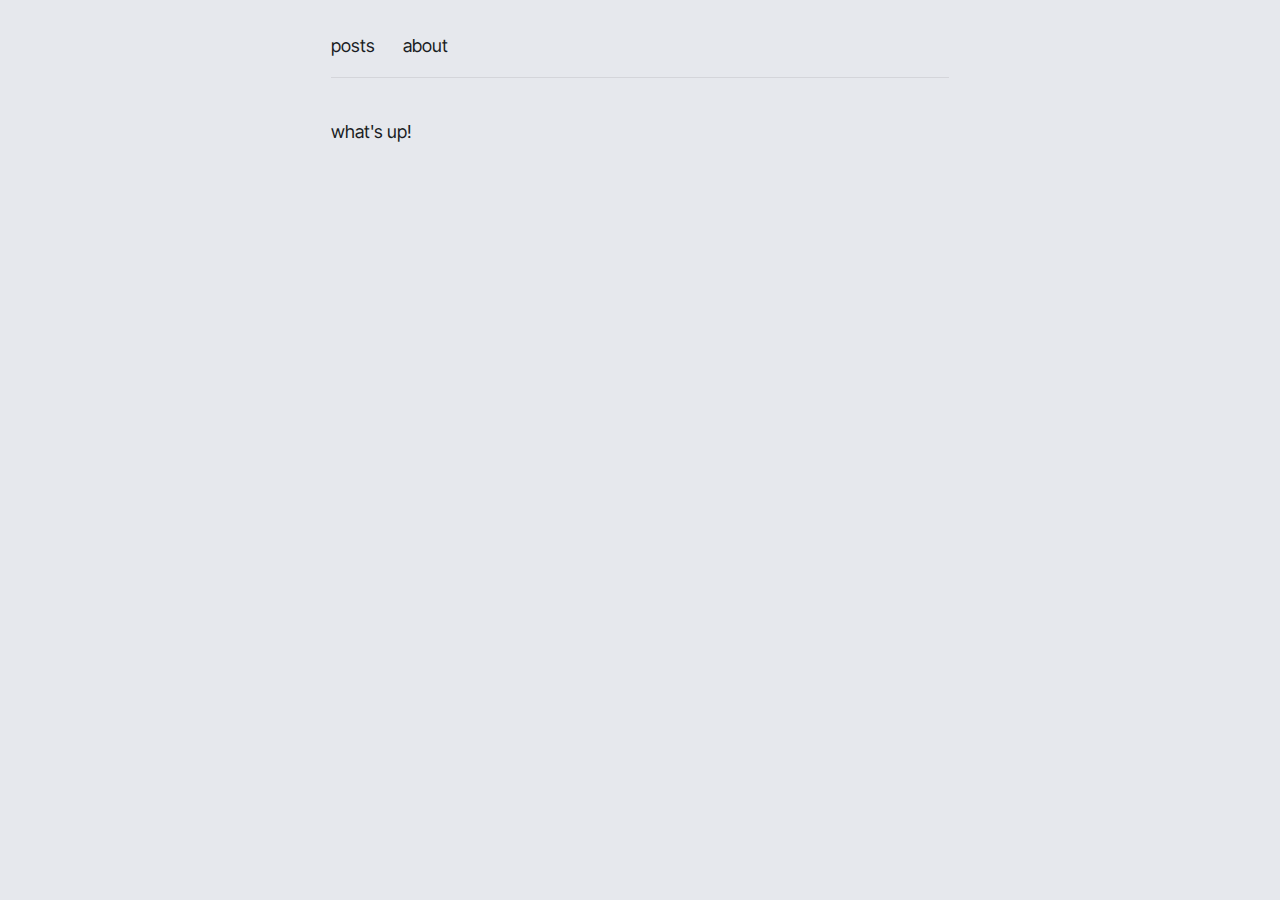
<file: site/about.html>
<!DOCTYPE html>
<html lang="en">
<head>
  <meta charset="utf-8">
  <meta name="viewport" content="width=device-width, initial-scale=1">
  <meta name="description" content="About this site and its author.">
  <title>About</title>
  <link rel="preconnect" href="https://fonts.googleapis.com">
  <link rel="preconnect" href="https://fonts.gstatic.com" crossorigin>
  <link rel="stylesheet" href="https://fonts.googleapis.com/css2?family=Inter:wght@400;500&family=Inter+Tight:wght@300;400&display=swap">
  <link rel="stylesheet" href="style.css">
</head>
<body>
  <nav>
    <a href="./">posts</a>
    <a href="about.html">about</a>
  </nav>

  <p>what's up!</p>
</body>
</html>
</file>
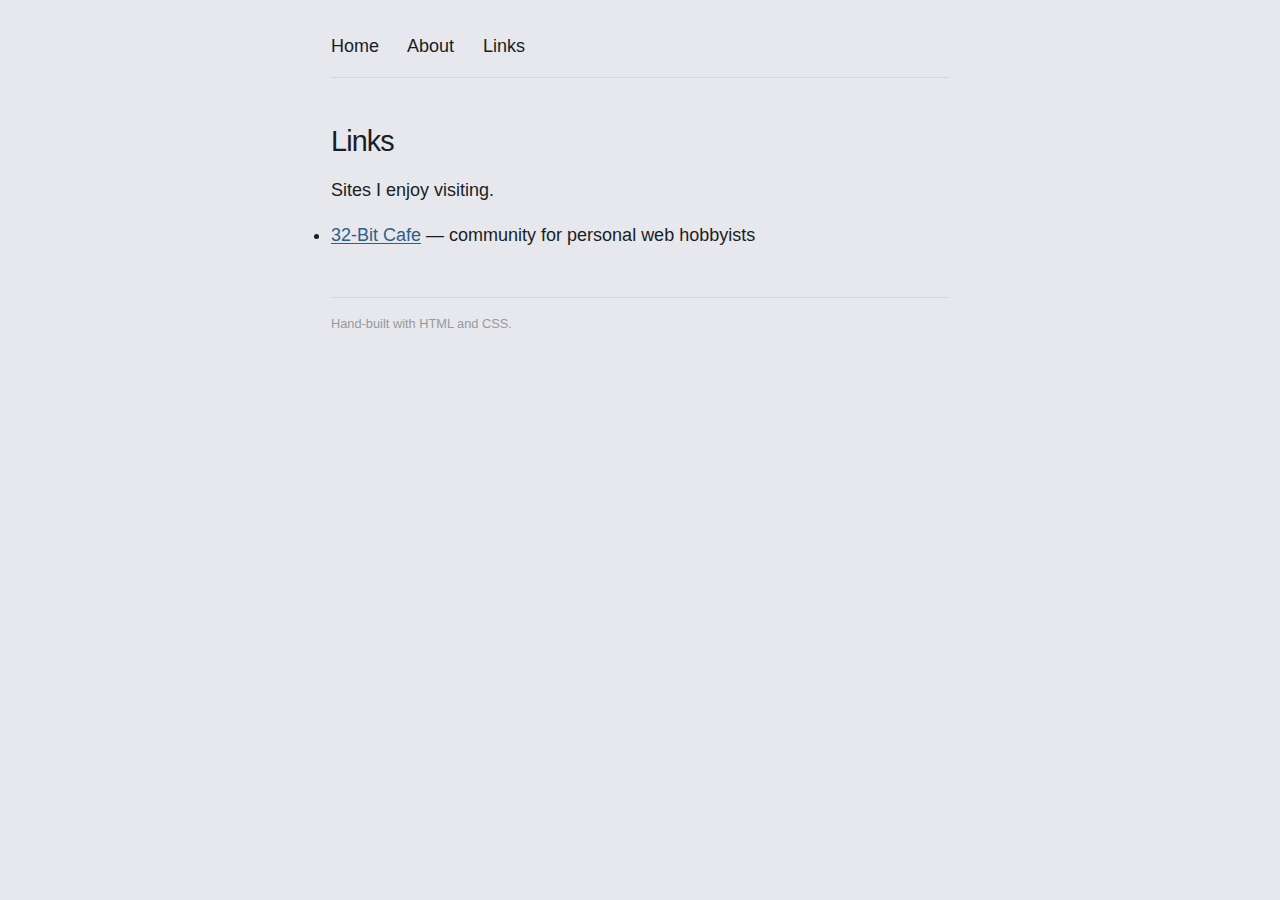
<file: site/links.html>
<!DOCTYPE html>
<html lang="en">
<head>
  <meta charset="utf-8">
  <meta name="viewport" content="width=device-width, initial-scale=1">
  <meta name="description" content="Sites I like.">
  <title>Links</title>
  <link rel="stylesheet" href="style.css">
</head>
<body>
  <nav>
    <a href="/">Home</a>
    <a href="/about.html">About</a>
    <a href="/links.html">Links</a>
  </nav>

  <h1>Links</h1>
  <p>Sites I enjoy visiting.</p>

  <ul>
    <li><a href="https://32bit.cafe">32-Bit Cafe</a> — community for personal web hobbyists</li>
  </ul>

  <footer>
    <p>Hand-built with HTML and CSS.</p>
  </footer>
</body>
</html>
</file>
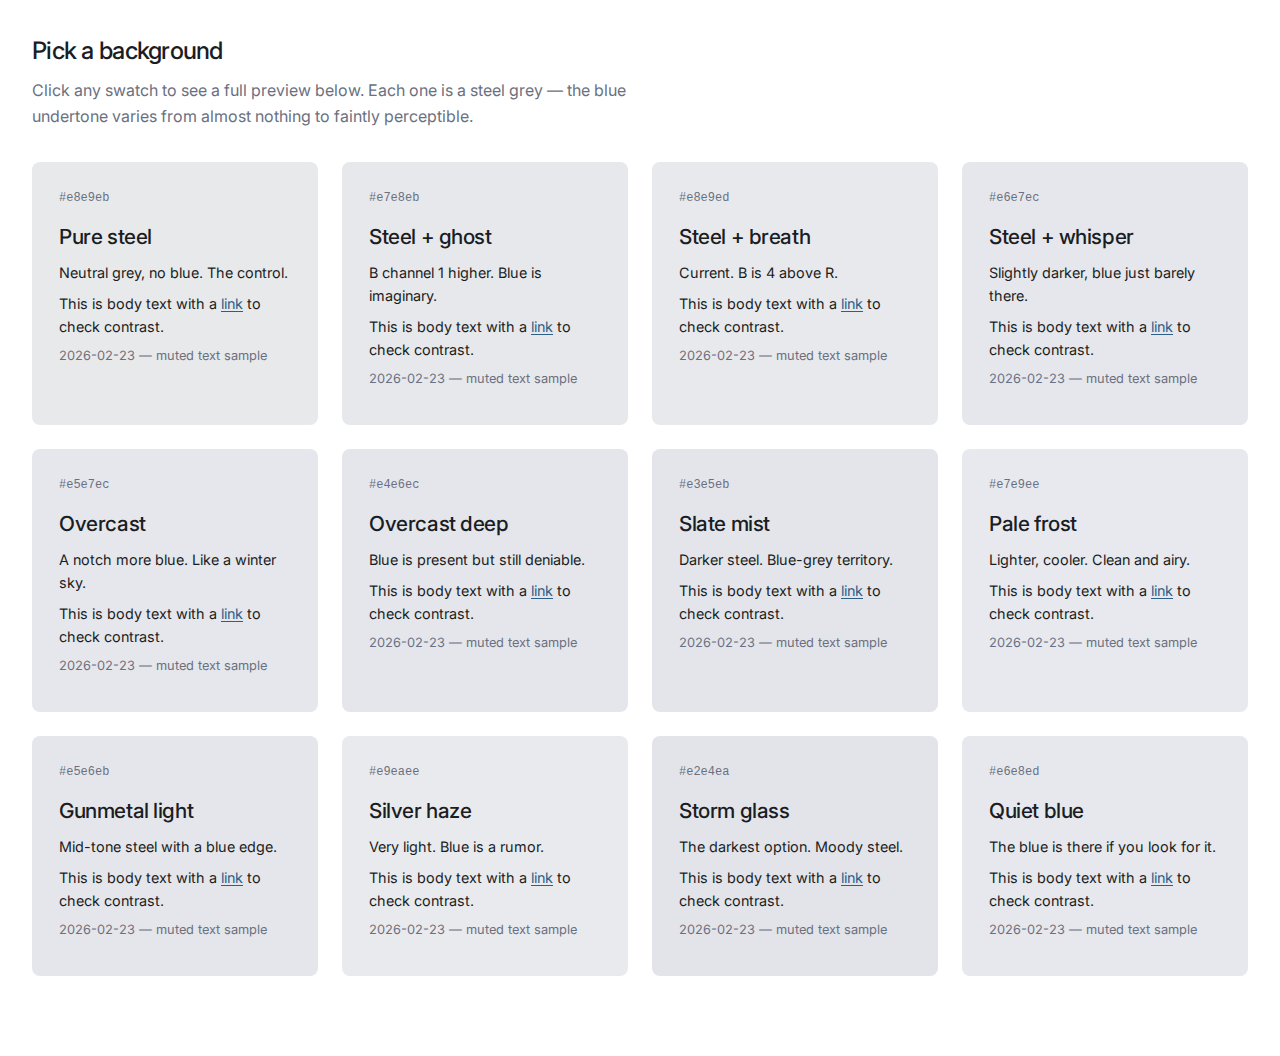
<file: site/palette.html>
<!DOCTYPE html>
<html lang="en">
<head>
  <meta charset="utf-8">
  <meta name="viewport" content="width=device-width, initial-scale=1">
  <title>Pick a background</title>
  <link rel="preconnect" href="https://fonts.googleapis.com">
  <link rel="preconnect" href="https://fonts.gstatic.com" crossorigin>
  <link rel="stylesheet" href="https://fonts.googleapis.com/css2?family=Inter:wght@400;500&family=Inter+Display:wght@500&display=swap">
  <style>
    * { box-sizing: border-box; margin: 0; padding: 0; }

    body {
      font-family: "Inter", sans-serif;
      font-size: 16px;
      line-height: 1.6;
      color: #1a1d23;
      background: #fff;
      padding: 2rem;
    }

    h1 {
      font-family: "Inter Display", "Inter", sans-serif;
      font-weight: 500;
      letter-spacing: -0.03em;
      font-size: 1.5rem;
      margin-bottom: 0.5rem;
    }

    .intro {
      color: #6b7080;
      margin-bottom: 2rem;
      max-width: 600px;
    }

    .grid {
      display: grid;
      grid-template-columns: repeat(auto-fill, minmax(280px, 1fr));
      gap: 1.5rem;
      margin-bottom: 3rem;
    }

    .swatch {
      border-radius: 8px;
      padding: 1.5rem;
      cursor: pointer;
      border: 3px solid transparent;
      transition: border-color 0.15s;
    }

    .swatch:hover {
      border-color: #2c5f8a;
    }

    .swatch.selected {
      border-color: #1a3d5c;
    }

    .swatch-label {
      font-size: 0.75rem;
      font-family: monospace;
      color: #6b7080;
      margin-bottom: 0.75rem;
    }

    .swatch h2 {
      font-family: "Inter Display", "Inter", sans-serif;
      font-weight: 500;
      font-size: 1.3rem;
      letter-spacing: -0.02em;
      margin-bottom: 0.5rem;
    }

    .swatch p {
      font-size: 0.9rem;
      margin-bottom: 0.5rem;
    }

    .swatch a {
      color: #2c5f8a;
      text-decoration: underline;
      text-underline-offset: 2px;
    }

    .swatch .muted {
      color: #6b7080;
      font-size: 0.8rem;
    }

    #preview-section {
      display: none;
      max-width: 650px;
      margin: 0 auto;
      padding: 2rem 1rem;
      border-radius: 8px;
    }

    #preview-section nav {
      margin-bottom: 2rem;
      padding-bottom: 0.75rem;
      border-bottom: 1px solid #d4d5da;
    }

    #preview-section nav a {
      text-decoration: none;
      color: #1a1d23;
      margin-right: 1.5rem;
      font-size: 0.95rem;
    }

    #preview-section h2 {
      font-family: "Inter Display", "Inter", sans-serif;
      font-weight: 500;
      font-size: 1.8rem;
      letter-spacing: -0.03em;
      margin-bottom: 0.75rem;
    }

    #preview-section p {
      margin-bottom: 1rem;
      font-size: 1rem;
    }

    #preview-section a {
      color: #2c5f8a;
      text-decoration: underline;
      text-underline-offset: 2px;
    }

    #preview-section .date {
      color: #6b7080;
      font-size: 0.85rem;
    }

    #selected-hex {
      font-family: monospace;
      font-size: 1.1rem;
      margin-top: 1.5rem;
      text-align: center;
      color: #6b7080;
    }
  </style>
</head>
<body>

  <h1>Pick a background</h1>
  <p class="intro">Click any swatch to see a full preview below. Each one is a steel grey — the blue undertone varies from almost nothing to faintly perceptible.</p>

  <div class="grid" id="grid"></div>

  <div id="selected-hex"></div>

  <div id="preview-section">
    <nav>
      <a href="#">Home</a>
      <a href="#">Garden</a>
      <a href="#">About</a>
      <a href="#">Links</a>
    </nav>

    <h2>Welcome</h2>
    <p>This is my digital garden. A place for technical notes, personal writing, and things I find interesting. It grows slowly.</p>

    <h3 style="font-family: 'Inter Display', 'Inter', sans-serif; font-weight: 500; font-size: 1.4rem; letter-spacing: -0.02em; margin-top: 2rem; margin-bottom: 0.5rem;">Garden</h3>

    <p><a href="#">Hello world</a> <span class="date">2026-02-22</span></p>
    <p><a href="#">On choosing colors</a> <span class="date">2026-02-23</span></p>
    <p><a href="#">Notes on the indie web</a> <span class="date">2026-02-24</span></p>

    <p style="margin-top: 2rem;">Here is some body text to get a feel for longer reading. The background should disappear — you shouldn't notice it. It should feel like looking at an overcast sky through a window while you read. The text is what matters. The background just sets the temperature of the room.</p>

    <p style="color: #6b7080; font-size: 0.8rem; margin-top: 3rem; padding-top: 1rem; border-top: 1px solid #d4d5da;">Hand-built with HTML and CSS.</p>
  </div>

  <script>
    const palettes = [
      { hex: "#e8e9eb", label: "Pure steel", desc: "Neutral grey, no blue. The control." },
      { hex: "#e7e8eb", label: "Steel + ghost", desc: "B channel 1 higher. Blue is imaginary." },
      { hex: "#e8e9ed", label: "Steel + breath", desc: "Current. B is 4 above R." },
      { hex: "#e6e7ec", label: "Steel + whisper", desc: "Slightly darker, blue just barely there." },
      { hex: "#e5e7ec", label: "Overcast", desc: "A notch more blue. Like a winter sky." },
      { hex: "#e4e6ec", label: "Overcast deep", desc: "Blue is present but still deniable." },
      { hex: "#e3e5eb", label: "Slate mist", desc: "Darker steel. Blue-grey territory." },
      { hex: "#e7e9ee", label: "Pale frost", desc: "Lighter, cooler. Clean and airy." },
      { hex: "#e5e6eb", label: "Gunmetal light", desc: "Mid-tone steel with a blue edge." },
      { hex: "#e9eaee", label: "Silver haze", desc: "Very light. Blue is a rumor." },
      { hex: "#e2e4ea", label: "Storm glass", desc: "The darkest option. Moody steel." },
      { hex: "#e6e8ed", label: "Quiet blue", desc: "The blue is there if you look for it." },
    ];

    const grid = document.getElementById("grid");
    const preview = document.getElementById("preview-section");
    const hexDisplay = document.getElementById("selected-hex");

    palettes.forEach((p, i) => {
      const div = document.createElement("div");
      div.className = "swatch";
      div.style.background = p.hex;
      div.innerHTML = `
        <div class="swatch-label">${p.hex}</div>
        <h2>${p.label}</h2>
        <p>${p.desc}</p>
        <p>This is body text with a <a href="#">link</a> to check contrast.</p>
        <p class="muted">2026-02-23 — muted text sample</p>
      `;
      div.addEventListener("click", () => {
        document.querySelectorAll(".swatch").forEach(s => s.classList.remove("selected"));
        div.classList.add("selected");
        preview.style.display = "block";
        preview.style.background = p.hex;
        hexDisplay.textContent = `Selected: ${p.hex} — ${p.label}`;
        preview.scrollIntoView({ behavior: "smooth", block: "start" });
      });
      grid.appendChild(div);
    });
  </script>

</body>
</html>
</script>
</body>
</html>
</file>
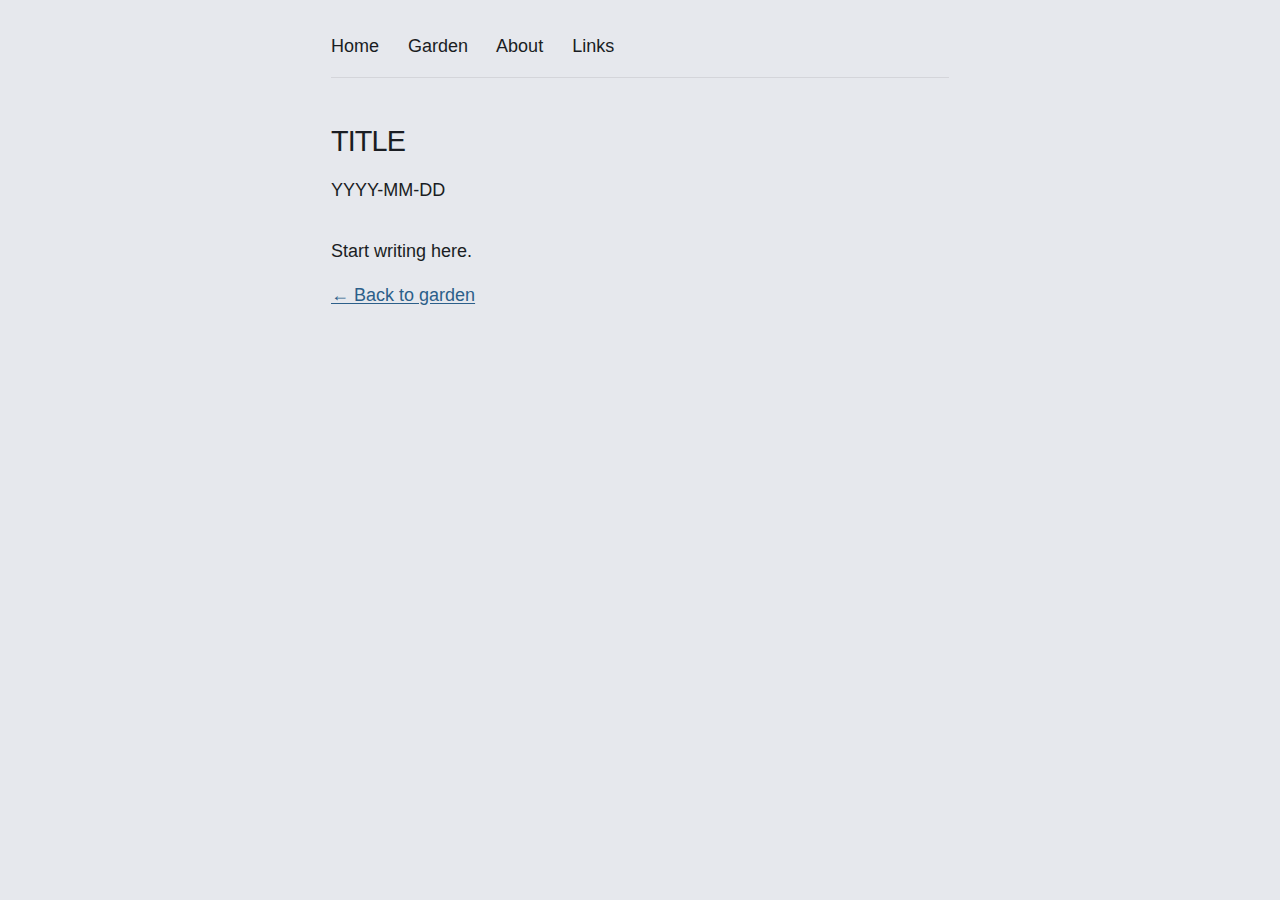
<file: site/garden/_template.html>
<!DOCTYPE html>
<html lang="en">
<head>
  <meta charset="utf-8">
  <meta name="viewport" content="width=device-width, initial-scale=1">
  <meta name="description" content="DESCRIPTION">
  <title>TITLE</title>
  <link rel="stylesheet" href="../style.css">
</head>
<body>
  <nav>
    <a href="/">Home</a>
    <a href="/#garden">Garden</a>
    <a href="/about.html">About</a>
    <a href="/links.html">Links</a>
  </nav>

  <article>
    <header>
      <h1>TITLE</h1>
      <span class="date">YYYY-MM-DD</span>
    </header>

    <p>Start writing here.</p>
  </article>

  <div class="back-link">
    <a href="/">← Back to garden</a>
  </div>
</body>
</html>
</file>
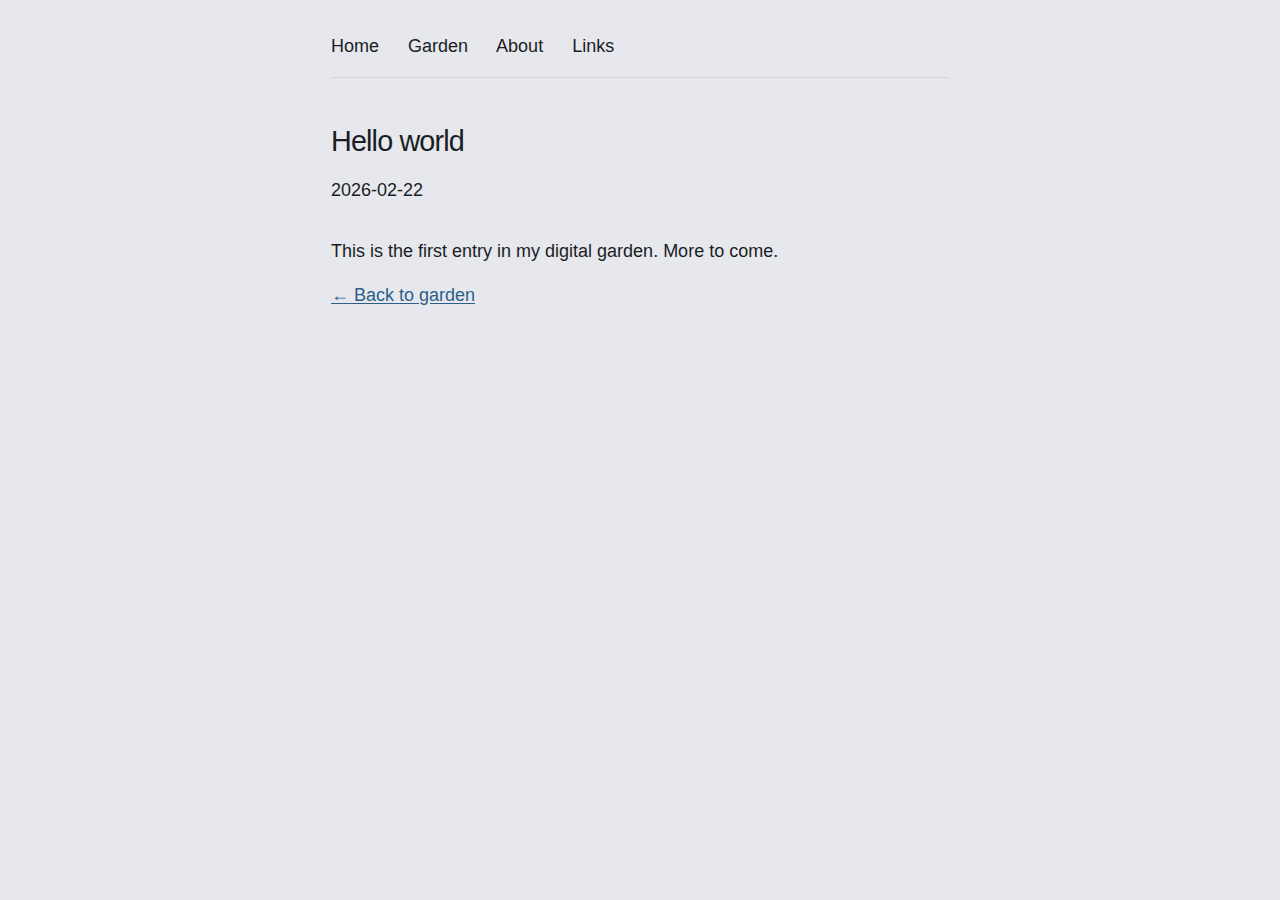
<file: site/garden/hello-world.c4052ff.html>
<!DOCTYPE html>
<html lang="en">
<head>
  <meta charset="utf-8">
  <meta name="viewport" content="width=device-width, initial-scale=1">
  <meta name="description" content="First post in the garden.">
  <title>Hello world</title>
  <link rel="stylesheet" href="../style.css">
</head>
<body>
  <nav>
    <a href="/">Home</a>
    <a href="/#garden">Garden</a>
    <a href="/about.html">About</a>
    <a href="/links.html">Links</a>
  </nav>

  <article>
    <header>
      <h1>Hello world</h1>
      <span class="date">2026-02-22</span>
    </header>

    <p>This is the first entry in my digital garden. More to come.</p>
  </article>

  <div class="back-link">
    <a href="/">← Back to garden</a>
  </div>
</body>
</html>
</file>
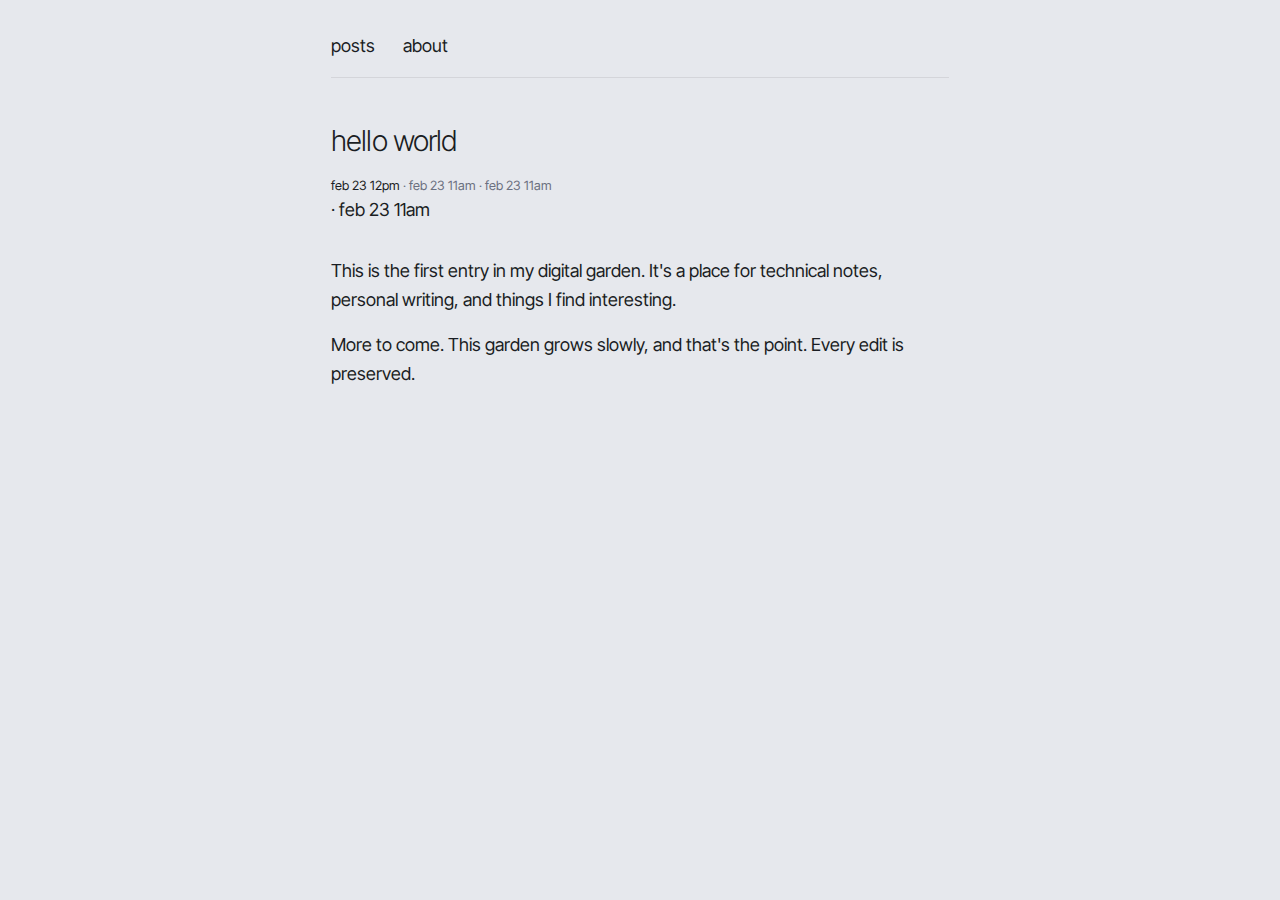
<file: site/garden/hello-world.html>
<!DOCTYPE html>
<html lang="en">
<head>
  <meta charset="utf-8">
  <meta name="viewport" content="width=device-width, initial-scale=1">
  <meta name="description" content="First post in the garden.">
  <title>hello world</title>
  <link rel="preconnect" href="https://fonts.googleapis.com">
  <link rel="preconnect" href="https://fonts.gstatic.com" crossorigin>
  <link rel="stylesheet" href="https://fonts.googleapis.com/css2?family=Inter:wght@400;500&family=Inter+Tight:wght@300;400&display=swap">
  <link rel="stylesheet" href="../style.css">
</head>
<body>
  <nav>
    <a href="/">posts</a>
    <a href="/about.html">about</a>
  </nav>

  <article>
    <header>
      <h1>hello world</h1>
      <span class="versions"><span class="version active" data-v="current">feb 23 12pm</span> &middot; <span class="version" data-v="7c05445">feb 23 11am</span> &middot; <span class="version" data-v="8eb84e9">feb 23 11am</span></span> &middot; <span class="version" data-v="8eb84e9">feb 23 11am</span></span>
    </header>

    <div class="version-body active" data-v="current">
    <p>This is the first entry in my digital garden. It's a place for technical notes, personal writing, and things I find interesting.</p>
    <p>More to come. This garden grows slowly, and that's the point. Every edit is preserved.</p>
    </div>

    <div class="version-body" data-v="7c05445" hidden>
    <p>This is the first entry in my digital garden. It's a place for technical notes, personal writing, and things I find interesting.</p>
    <p>More to come. This garden grows slowly, and that's the point.</p>
    </div>

    <div class="version-body" data-v="8eb84e9" hidden>
    <p>This is the first entry in my digital garden. It's a place for technical notes, personal writing, and things I find interesting.</p>
    <p>More to come.</p>
    </div>
  </article>
</body>
</html>
</file>
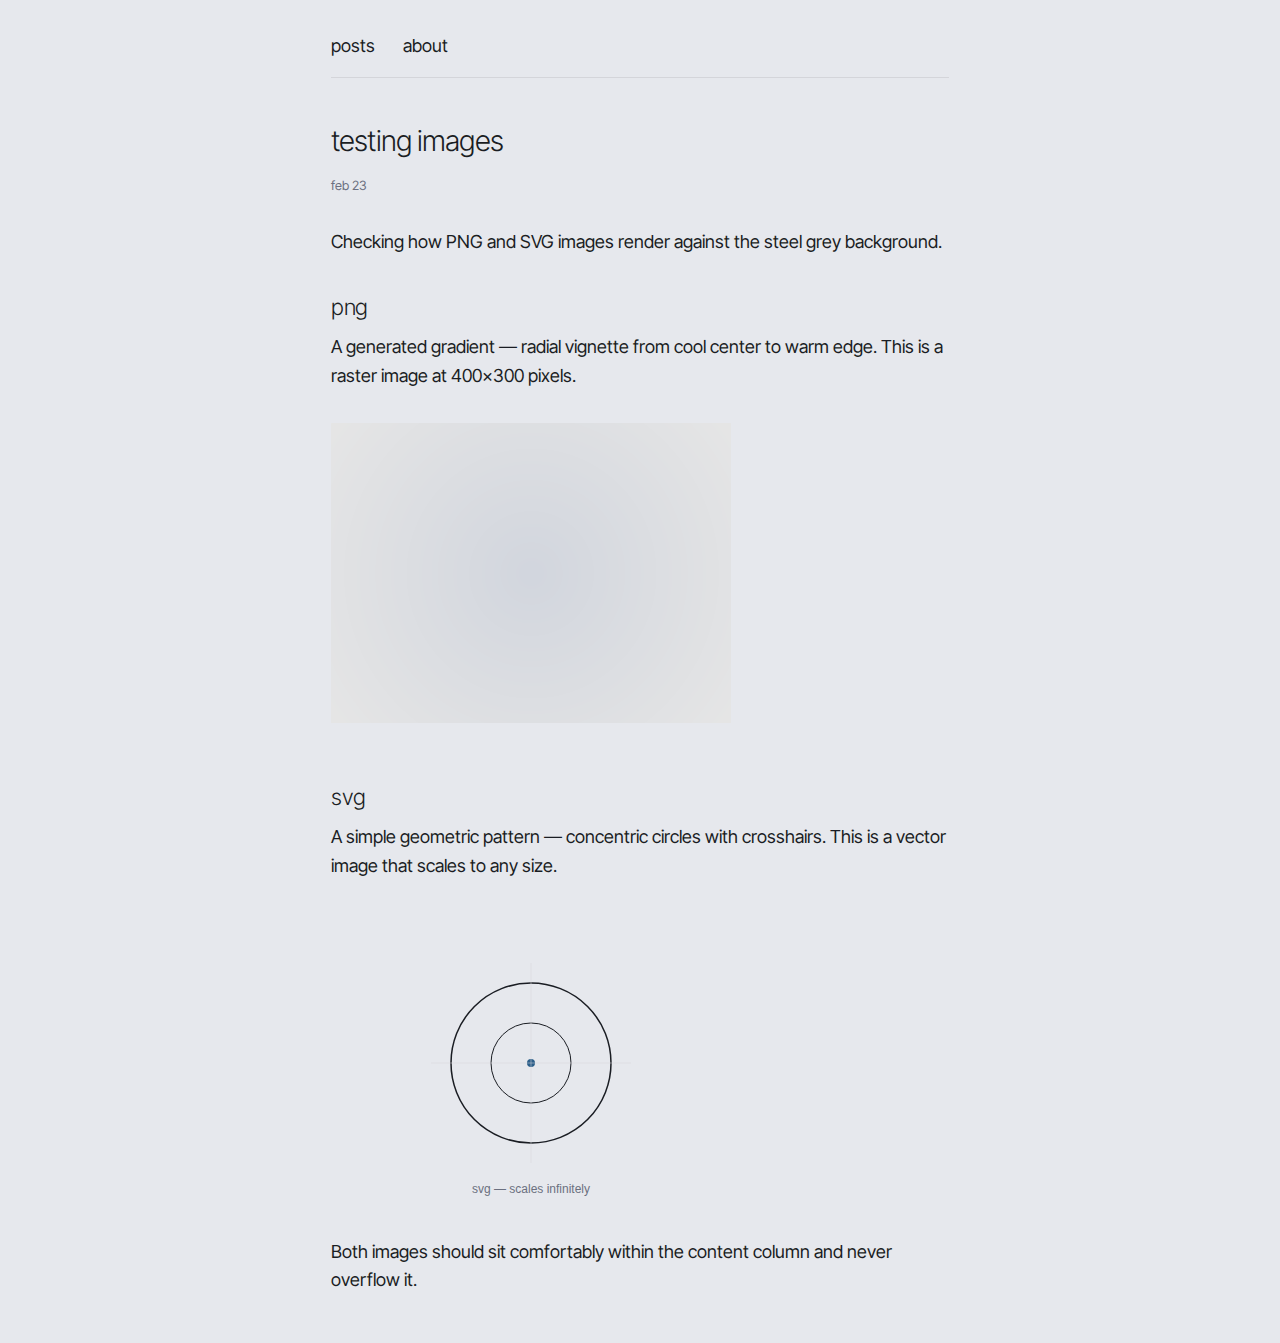
<file: site/garden/testing-images.html>
<!DOCTYPE html>
<html lang="en">
<head>
  <meta charset="utf-8">
  <meta name="viewport" content="width=device-width, initial-scale=1">
  <meta name="description" content="Testing how images render on the site.">
  <title>testing images</title>
  <link rel="preconnect" href="https://fonts.googleapis.com">
  <link rel="preconnect" href="https://fonts.gstatic.com" crossorigin>
  <link rel="stylesheet" href="https://fonts.googleapis.com/css2?family=Inter:wght@400;500&family=Inter+Tight:wght@300;400&display=swap">
  <link rel="stylesheet" href="../style.css">
</head>
<body>
  <nav>
    <a href="../">posts</a>
    <a href="../about.html">about</a>
  </nav>

  <article>
    <header>
      <h1>testing images</h1>
      <span class="versions">feb 23</span>
    </header>

    <p>Checking how PNG and SVG images render against the steel grey background.</p>

    <h2>png</h2>
    <p>A generated gradient — radial vignette from cool center to warm edge. This is a raster image at 400x300 pixels.</p>
    <img src="../assets/gradient.png" alt="Radial gradient in steel grey tones">

    <h2>svg</h2>
    <p>A simple geometric pattern — concentric circles with crosshairs. This is a vector image that scales to any size.</p>
    <img src="../assets/test-pattern.svg" alt="Concentric circles with crosshairs">

    <p>Both images should sit comfortably within the content column and never overflow it.</p>
  </article>
</body>
</html>
</file>
<file: site/style.css>
/* CSS Reset */
*, *::before, *::after {
  box-sizing: border-box;
  margin: 0;
  padding: 0;
}

/* Base Styles */
body {
  font-size: 18px;
  font-family: "Inter Tight", "Inter", -apple-system, BlinkMacSystemFont, "Segoe UI", Helvetica, Arial, sans-serif;
  line-height: 1.6;
  color: #1a1d23;
  background: #e6e8ed;
  max-width: 650px;
  margin: 0 auto;
  padding: 2rem 1rem;
}

/* Typography */
h1, h2, h3 {
  font-family: "Inter Tight", "Inter", -apple-system, BlinkMacSystemFont, "Segoe UI", Helvetica, Arial, sans-serif;
}

h1 {
  font-size: 1.8rem;
  font-weight: 300;
  letter-spacing: -0.03em;
  margin-bottom: 0.75rem;
}

h2 {
  font-size: 1.4rem;
  font-weight: 300;
  letter-spacing: -0.02em;
  margin-top: 2rem;
  margin-bottom: 0.5rem;
}

h3 {
  font-size: 1.15rem;
  font-weight: 400;
  letter-spacing: -0.01em;
  margin-top: 1.5rem;
  margin-bottom: 0.4rem;
}

p {
  margin-bottom: 1rem;
}

/* Links */
a {
  color: #2c5f8a;
  text-decoration: underline;
  text-underline-offset: 2px;
}

a:hover {
  color: #1a3d5c;
}

/* Navigation */
nav {
  margin-bottom: 2.5rem;
  padding-bottom: 1rem;
  border-bottom: 1px solid #d4d5da;
}

nav a {
  text-decoration: none;
  color: #1a1d23;
  margin-right: 1.5rem;
}

nav a:hover {
  text-decoration: underline;
}

/* Post List */
.post-list {
  list-style: none;
}

.post-list li {
  margin-bottom: 0.75rem;
}

.post-list a {
  color: #1a1d23;
  text-decoration: none;
  display: block;
  position: relative;
  padding-left: 1.1rem;
}

.post-list a::before {
  content: "|";
  position: absolute;
  left: 0;
  opacity: 0;
  transition: opacity 0.15s;
}

.post-list a:hover::before {
  opacity: 1;
}

.post-title {
  font-weight: 500;
}

.post-sep {
  color: #6b7080;
  margin: 0 0.4rem;
}

.post-subtitle {
  color: #6b7080;
}

/* Article */
article header {
  margin-bottom: 2rem;
}


.versions {
  display: block;
  font-size: 0.8rem;
  color: #6b7080;
  margin-top: 0.2rem;
}

.version {
  cursor: pointer;
}

.version.active {
  color: #1a1d23;
}

.version:not(.active):hover {
  text-decoration: underline;
}

blockquote {
  border-left: 3px solid #d4d5da;
  padding-left: 1rem;
  margin-left: 0;
  color: #4a4e5a;
}

pre {
  background: #e0e1e5;
  padding: 1rem;
  overflow-x: auto;
  border-radius: 4px;
}

code {
  background: #e0e1e5;
  padding: 0.2rem 0.4rem;
  border-radius: 3px;
}

pre code {
  background: none;
  padding: 0;
}

/* Images */
article img {
  max-width: 100%;
  height: auto;
  margin: 1rem 0;
}

/* Footer */
footer {
  margin-top: 3rem;
  padding-top: 1rem;
  border-top: 1px solid #d4d5da;
  color: #999;
  font-size: 0.8rem;
}
</file>
